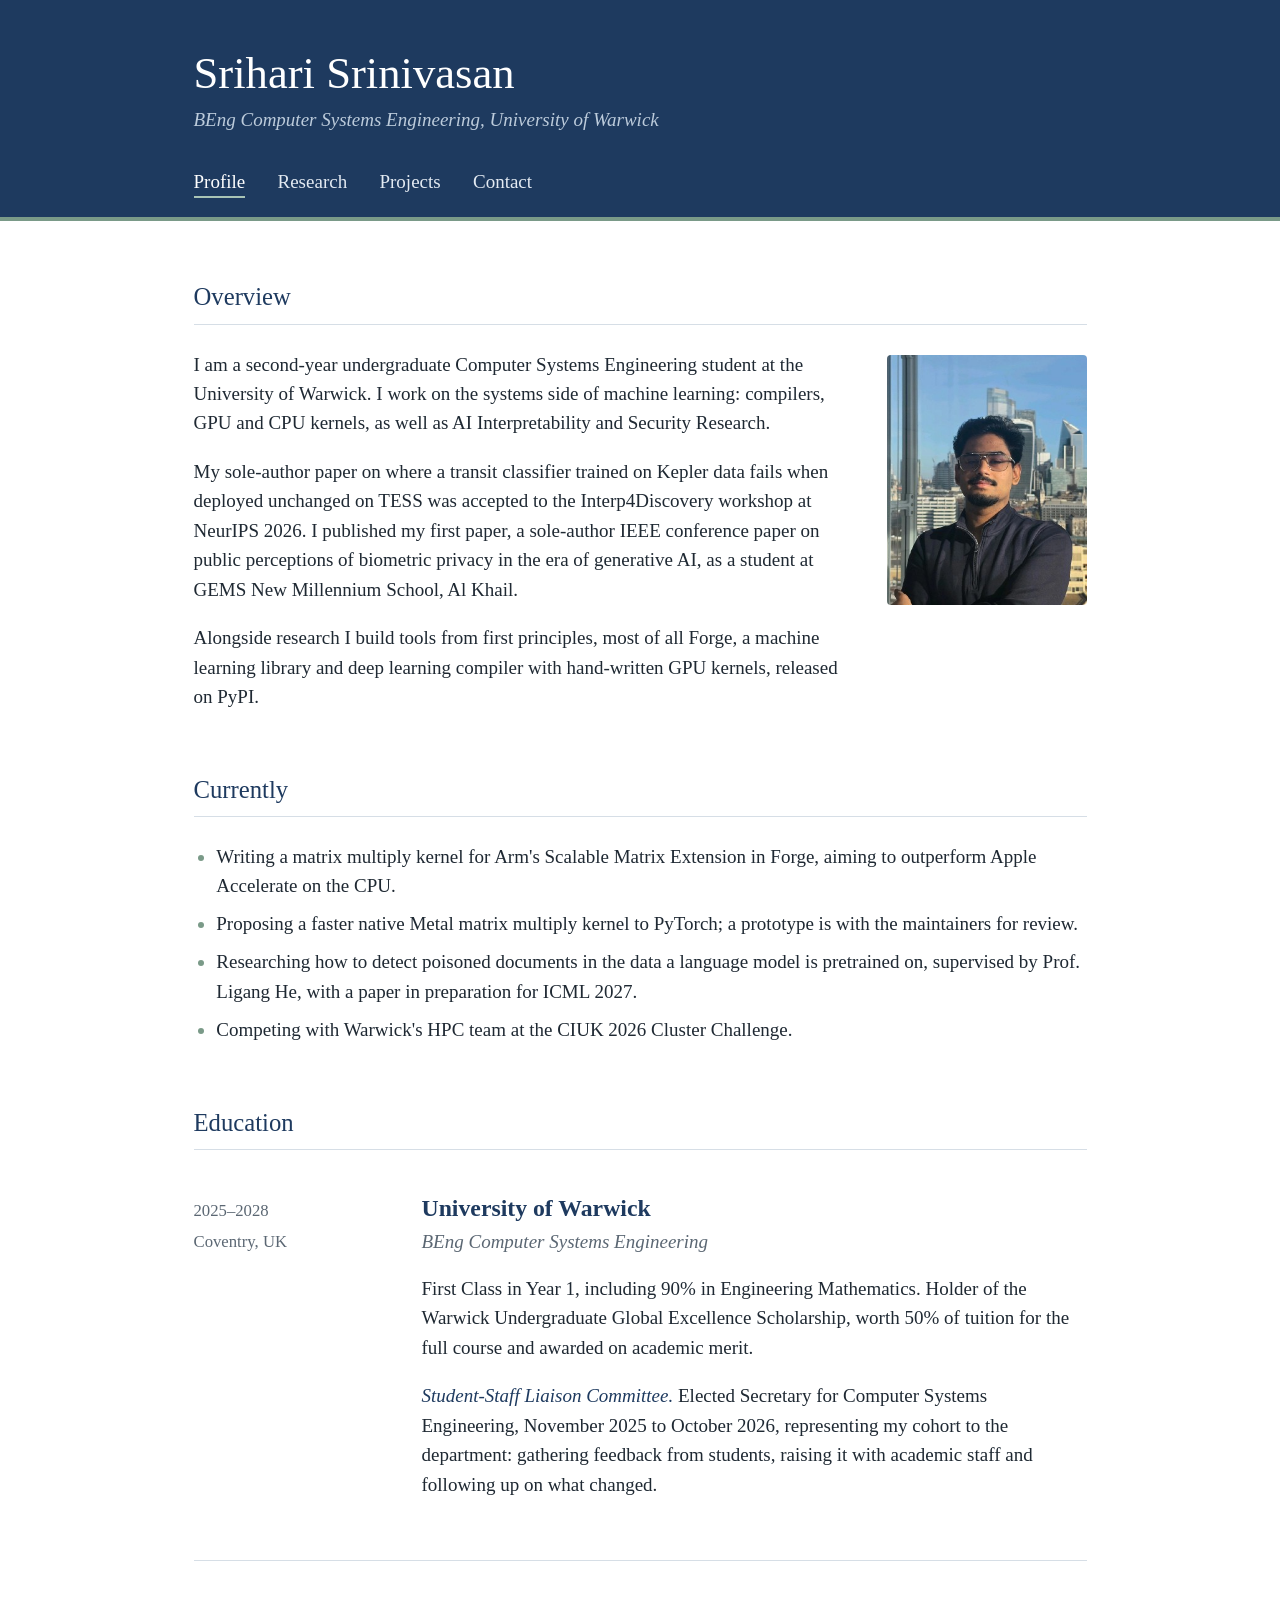
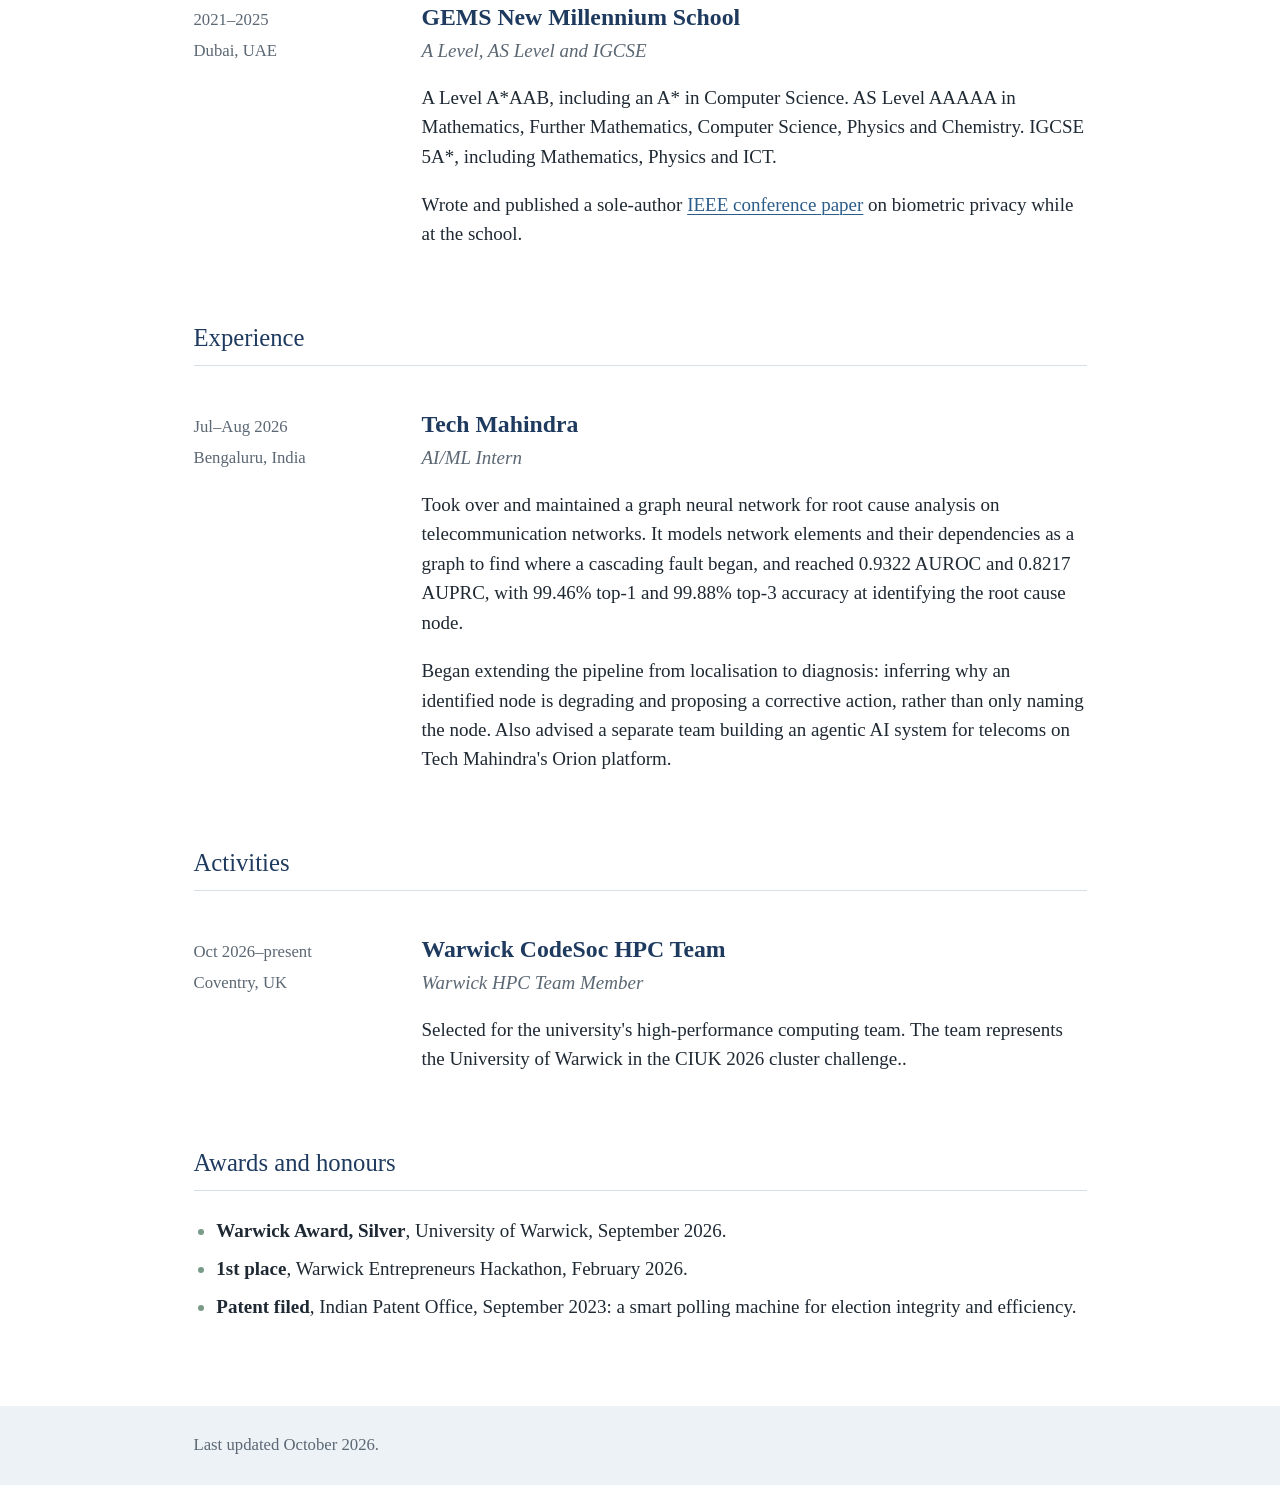
<file: index.html>
<!DOCTYPE html>
<!--
  index.html: the home page, showing the profile overview only.
  The other sections live on their own pages: research.html,
  projects.html and contact.html. All four share style.css.

  Facts checked on 4 October 2026 against Srihari's GitHub repositories,
  his CV and his own statements.
-->
<html lang="en-GB">
<head>
  <!-- Text is UTF-8, so characters like "–" display correctly -->
  <meta charset="utf-8">
  <!-- Fits the page to a phone's width instead of shrinking a desktop layout -->
  <meta name="viewport" content="width=device-width, initial-scale=1">
  <!-- Shown in the browser tab and in search results -->
  <title>Srihari Srinivasan</title>
  <!-- The summary search engines show under the title -->
  <meta name="description" content="Srihari Srinivasan, Computer Systems Engineering undergraduate at the University of Warwick. Machine learning systems, GPU kernels and compilers.">
  <!-- An empty icon, so browsers do not ask for a favicon file that does not exist -->
  <link rel="icon" href="data:,">
  <!-- The shared stylesheet -->
  <link rel="stylesheet" href="style.css">
</head>

<body>
  <!-- Lets keyboard users jump past the header straight to the content -->
  <a class="skip" href="#content">Skip to content</a>

  <!-- ================================================================
       HEADER BAND: name, degree and the menu of pages.
       On this page the name is the h1 (the page's main heading).
       ================================================================ -->
  <header class="masthead">
    <div class="wrap">
      <h1 class="site-name"><a href="index.html">Srihari Srinivasan</a></h1>
      <p class="affiliation">BEng Computer Systems Engineering, University of Warwick</p>
      <nav class="site-nav" aria-label="Pages">
        <ul>
          <!-- aria-current marks this as the page being viewed -->
          <li><a href="index.html" aria-current="page">Profile</a></li>
          <li><a href="research.html">Research</a></li>
          <li><a href="projects.html">Projects</a></li>
          <li><a href="contact.html">Contact</a></li>
        </ul>
      </nav>
    </div>
  </header>

  <main id="content" class="wrap">

    <!-- ==============================================================
         OVERVIEW
         ============================================================== -->
    <h2 class="section-title">Overview</h2>

    <!-- Text on the left, photo on the right (on phones the photo sits
         above the text). The photo is the file photo.jpg in the same
         folder as this page. If that file is missing, the "onerror" code
         removes the empty frame, and the text simply fills the full width. -->
    <div class="intro">
      <div class="intro-text">
        <p>I am a second-year undergraduate Computer Systems Engineering student at the University of Warwick. I work on the systems side of machine learning: compilers, GPU and CPU kernels, as well as AI Interpretability and Security Research.</p>

        <p>My sole-author paper on where a transit classifier trained on Kepler data fails when deployed unchanged on TESS was accepted to the Interp4Discovery workshop at NeurIPS 2026. I published my first paper, a sole-author IEEE conference paper on public perceptions of biometric privacy in the era of generative AI, as a student at GEMS New Millennium School, Al Khail.</p>

        <p>Alongside research I build tools from first principles, most of all Forge, a machine learning library and deep learning compiler with hand-written GPU kernels, released on PyPI.</p>
      </div>

      <figure class="portrait">
        <img src="photo.jpg" alt="Portrait of Srihari Srinivasan" width="400" height="500" onerror="this.parentElement.remove()">
      </figure>
    </div>

    <!-- ==============================================================
         CURRENTLY
         ============================================================== -->
    <h2 class="section-title">Currently</h2>

    <ul class="plain-list">
      <li>Writing a matrix multiply kernel for Arm's Scalable Matrix Extension in Forge, aiming to outperform Apple Accelerate on the CPU.</li>
      <li>Proposing a faster native Metal matrix multiply kernel to PyTorch; a prototype is with the maintainers for review.</li>
      <li>Researching how to detect poisoned documents in the data a language model is pretrained on, supervised by Prof. Ligang He, with a paper in preparation for ICML 2027.</li>
      <li>Competing with Warwick's HPC team at the CIUK 2026 Cluster Challenge.</li>
    </ul>

    <!-- ==============================================================
         EDUCATION
         Uses the two-column "entry" layout: facts on the left,
         description on the right.
         ============================================================== -->
    <h2 class="section-title">Education</h2>

    <article class="entry">
      <div class="entry-head">
        <h3 class="entry-title">University of Warwick</h3>
        <p class="entry-sub">BEng Computer Systems Engineering</p>
      </div>
      <div class="entry-meta">
        <p>2025–2028</p>
        <p>Coventry, UK</p>
      </div>
      <div class="entry-body">
        <p>First Class in Year 1, including 90% in Engineering Mathematics. Holder of the Warwick Undergraduate Global Excellence Scholarship, worth 50% of tuition for the full course and awarded on academic merit.</p>
        <p><span class="runin">Student-Staff Liaison Committee.</span> Elected Secretary for Computer Systems Engineering, November 2025 to October 2026, representing my cohort to the department: gathering feedback from students, raising it with academic staff and following up on what changed.</p>
      </div>
    </article>

    <!-- School. Grades as listed on Srihari's CV; the school is named on
         the IEEE paper's camera-ready manuscript. -->
    <article class="entry">
      <div class="entry-head">
        <h3 class="entry-title">GEMS New Millennium School</h3>
        <p class="entry-sub">A Level, AS Level and IGCSE</p>
      </div>
      <div class="entry-meta">
        <p>2021–2025</p>
        <p>Dubai, UAE</p>
      </div>
      <div class="entry-body">
        <p>A Level A*AAB, including an A* in Computer Science. AS Level AAAAA in Mathematics, Further Mathematics, Computer Science, Physics and Chemistry. IGCSE 5A*, including Mathematics, Physics and ICT.</p>
        <p>Wrote and published a sole-author <a href="research.html">IEEE conference paper</a> on biometric privacy while at the school.</p>
      </div>
    </article>

    <!-- ==============================================================
         EXPERIENCE
         ============================================================== -->
    <h2 class="section-title">Experience</h2>

    <article class="entry">
      <div class="entry-head">
        <h3 class="entry-title">Tech Mahindra</h3>
        <p class="entry-sub">AI/ML Intern</p>
      </div>
      <div class="entry-meta">
        <p>Jul–Aug 2026</p>
        <p>Bengaluru, India</p>
      </div>
      <div class="entry-body">
        <p>Took over and maintained a graph neural network for root cause analysis on telecommunication networks. It models network elements and their dependencies as a graph to find where a cascading fault began, and reached 0.9322 AUROC and 0.8217 AUPRC, with 99.46% top-1 and 99.88% top-3 accuracy at identifying the root cause node.</p>
        <p>Began extending the pipeline from localisation to diagnosis: inferring why an identified node is degrading and proposing a corrective action, rather than only naming the node. Also advised a separate team building an agentic AI system for telecoms on Tech Mahindra's Orion platform.</p>
      </div>
    </article>

    <!-- ==============================================================
         ACTIVITIES
         ============================================================== -->
    <h2 class="section-title">Activities</h2>

    <article class="entry">
      <div class="entry-head">
        <h3 class="entry-title">Warwick CodeSoc HPC Team</h3>
        <p class="entry-sub">Warwick HPC Team Member</p>
      </div>
      <div class="entry-meta">
        <p>Oct 2026–present</p>
        <p>Coventry, UK</p>
      </div>
      <div class="entry-body">
        <p>Selected for the university's high-performance computing team. The team represents the University of Warwick in the CIUK 2026 cluster challenge..</p>
      </div>
    </article>

    <!-- ==============================================================
         AWARDS AND HONOURS
         ============================================================== -->
    <h2 class="section-title">Awards and honours</h2>

    <ul class="plain-list">
      <li><strong>Warwick Award, Silver</strong>, University of Warwick, September 2026.</li>
      <li><strong>1st place</strong>, Warwick Entrepreneurs Hackathon, February 2026.</li>
      <li><strong>Patent filed</strong>, Indian Patent Office, September 2023: a smart polling machine for election integrity and efficiency.</li>
    </ul>

  </main>

  <!-- ================================================================
       FOOTER
       ================================================================ -->
  <footer class="site-footer">
    <div class="wrap">
      <p>Last updated October 2026.</p>
    </div>
  </footer>
</body>
</html>
</file>
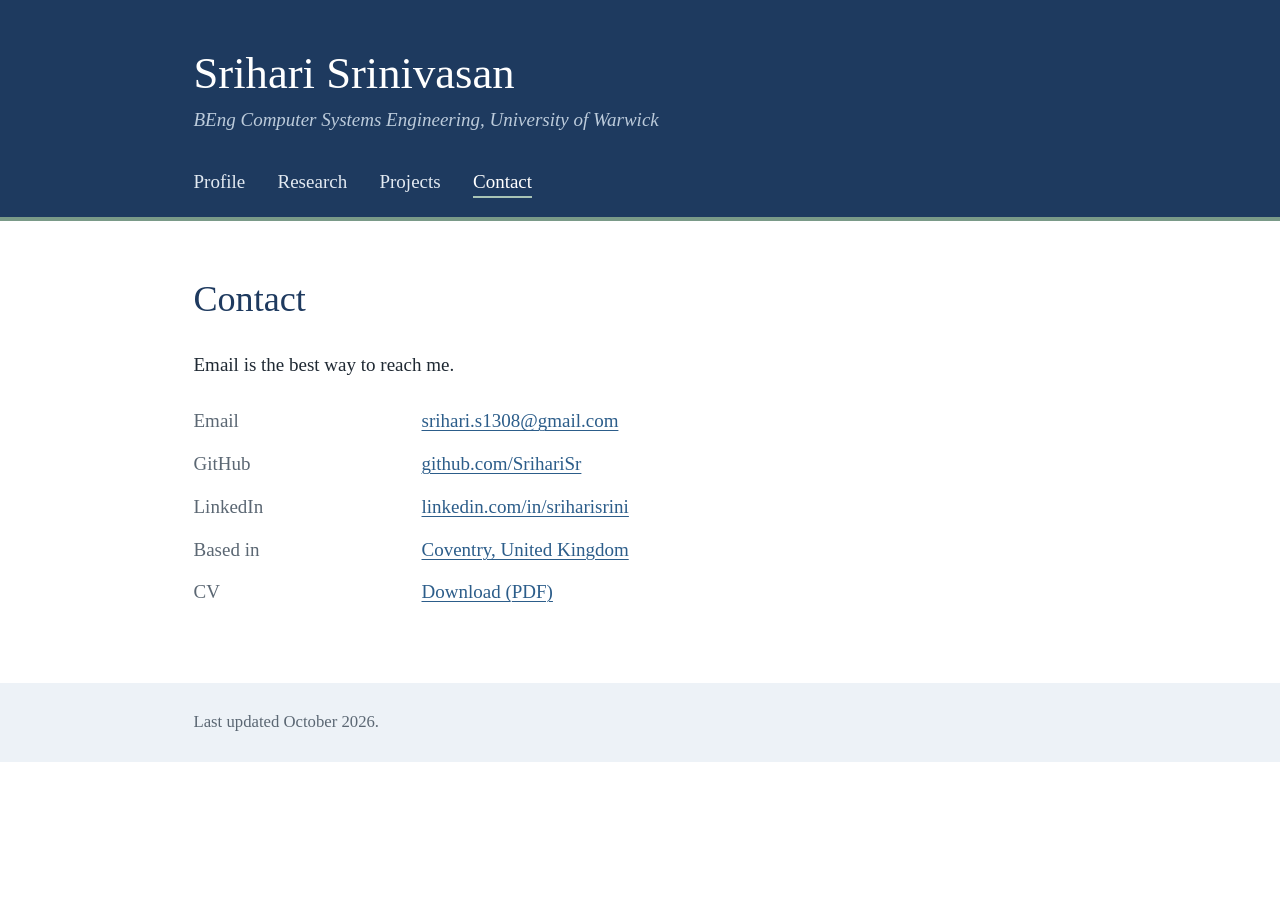
<file: contact.html>
<!DOCTYPE html>
<!--
  contact.html: how to reach Srihari.
  The phone number is left off on purpose, since this page is public.
-->
<html lang="en-GB">
<head>
  <meta charset="utf-8">
  <meta name="viewport" content="width=device-width, initial-scale=1">
  <title>Contact | Srihari Srinivasan</title>
  <meta name="description" content="How to contact Srihari Srinivasan.">
  <link rel="icon" href="data:,">
  <link rel="stylesheet" href="style.css">
</head>

<body>
  <a class="skip" href="#content">Skip to content</a>

  <header class="masthead">
    <div class="wrap">
      <p class="site-name"><a href="index.html">Srihari Srinivasan</a></p>
      <p class="affiliation">BEng Computer Systems Engineering, University of Warwick</p>
      <nav class="site-nav" aria-label="Pages">
        <ul>
          <li><a href="index.html">Profile</a></li>
          <li><a href="research.html">Research</a></li>
          <li><a href="projects.html">Projects</a></li>
          <li><a href="contact.html" aria-current="page">Contact</a></li>
        </ul>
      </nav>
    </div>
  </header>

  <main id="content" class="wrap">
    <h1 class="page-title">Contact</h1>

    <p>Email is the best way to reach me.</p>

    <!-- A description list: each <dt> is a label, each <dd> its detail.
         style.css lays them out as two columns on wide screens. -->
    <dl class="contact-list">
      <dt>Email</dt>
      <dd><a href="mailto:srihari.s1308@gmail.com">srihari.s1308@gmail.com</a></dd>

      <dt>GitHub</dt>
      <dd><a href="https://github.com/SrihariSr">github.com/SrihariSr</a></dd>

      <dt>LinkedIn</dt>
      <dd><a href="https://www.linkedin.com/in/sriharisrini/">linkedin.com/in/sriharisrini</a></dd>

      <dt>Based in</dt>
      <dd><a href="https://maps.app.goo.gl/2gncEa83M8vUKUHV8">Coventry, United Kingdom</a></dd>

      <dt>CV</dt>
      <dd><a href="cv.pdf">Download (PDF)</a></dd>
    </dl>
  </main>

  <footer class="site-footer">
    <div class="wrap">
      <p>Last updated October 2026.</p>
    </div>
  </footer>
</body>
</html>
</file>
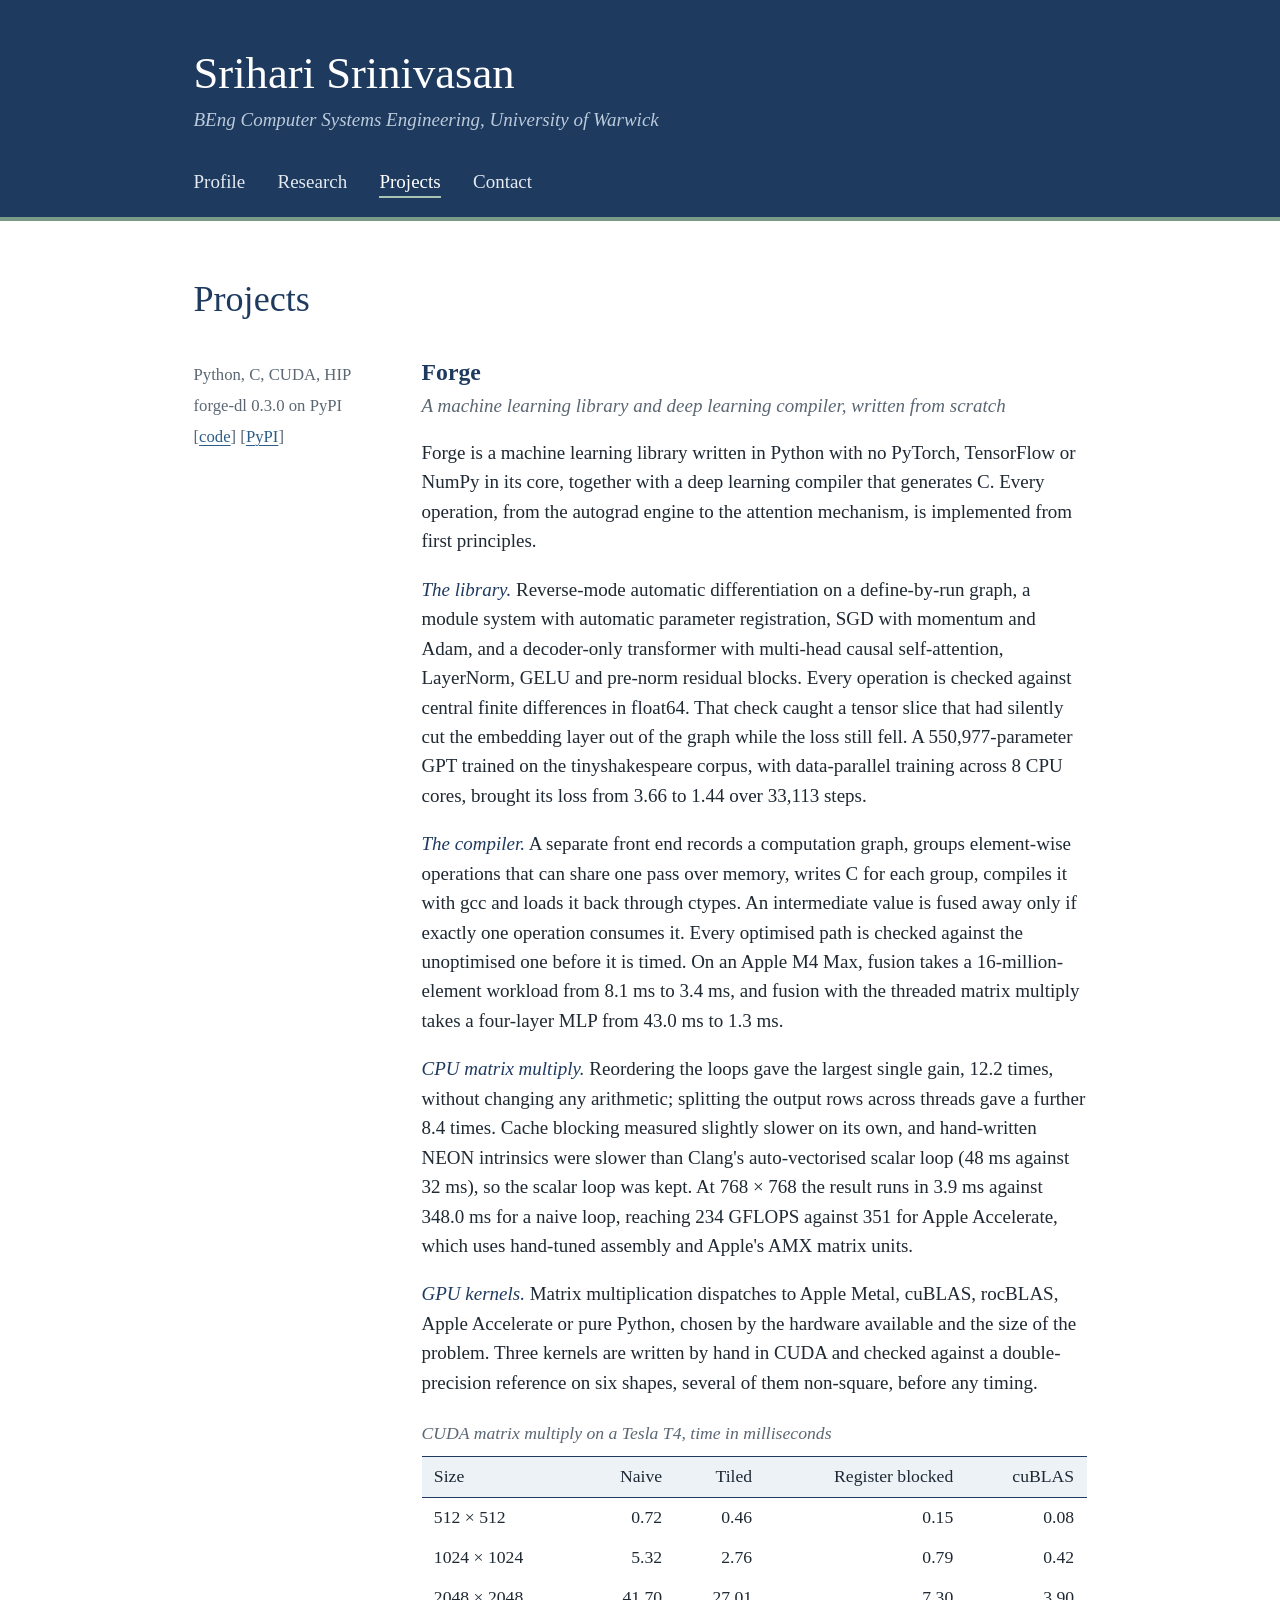
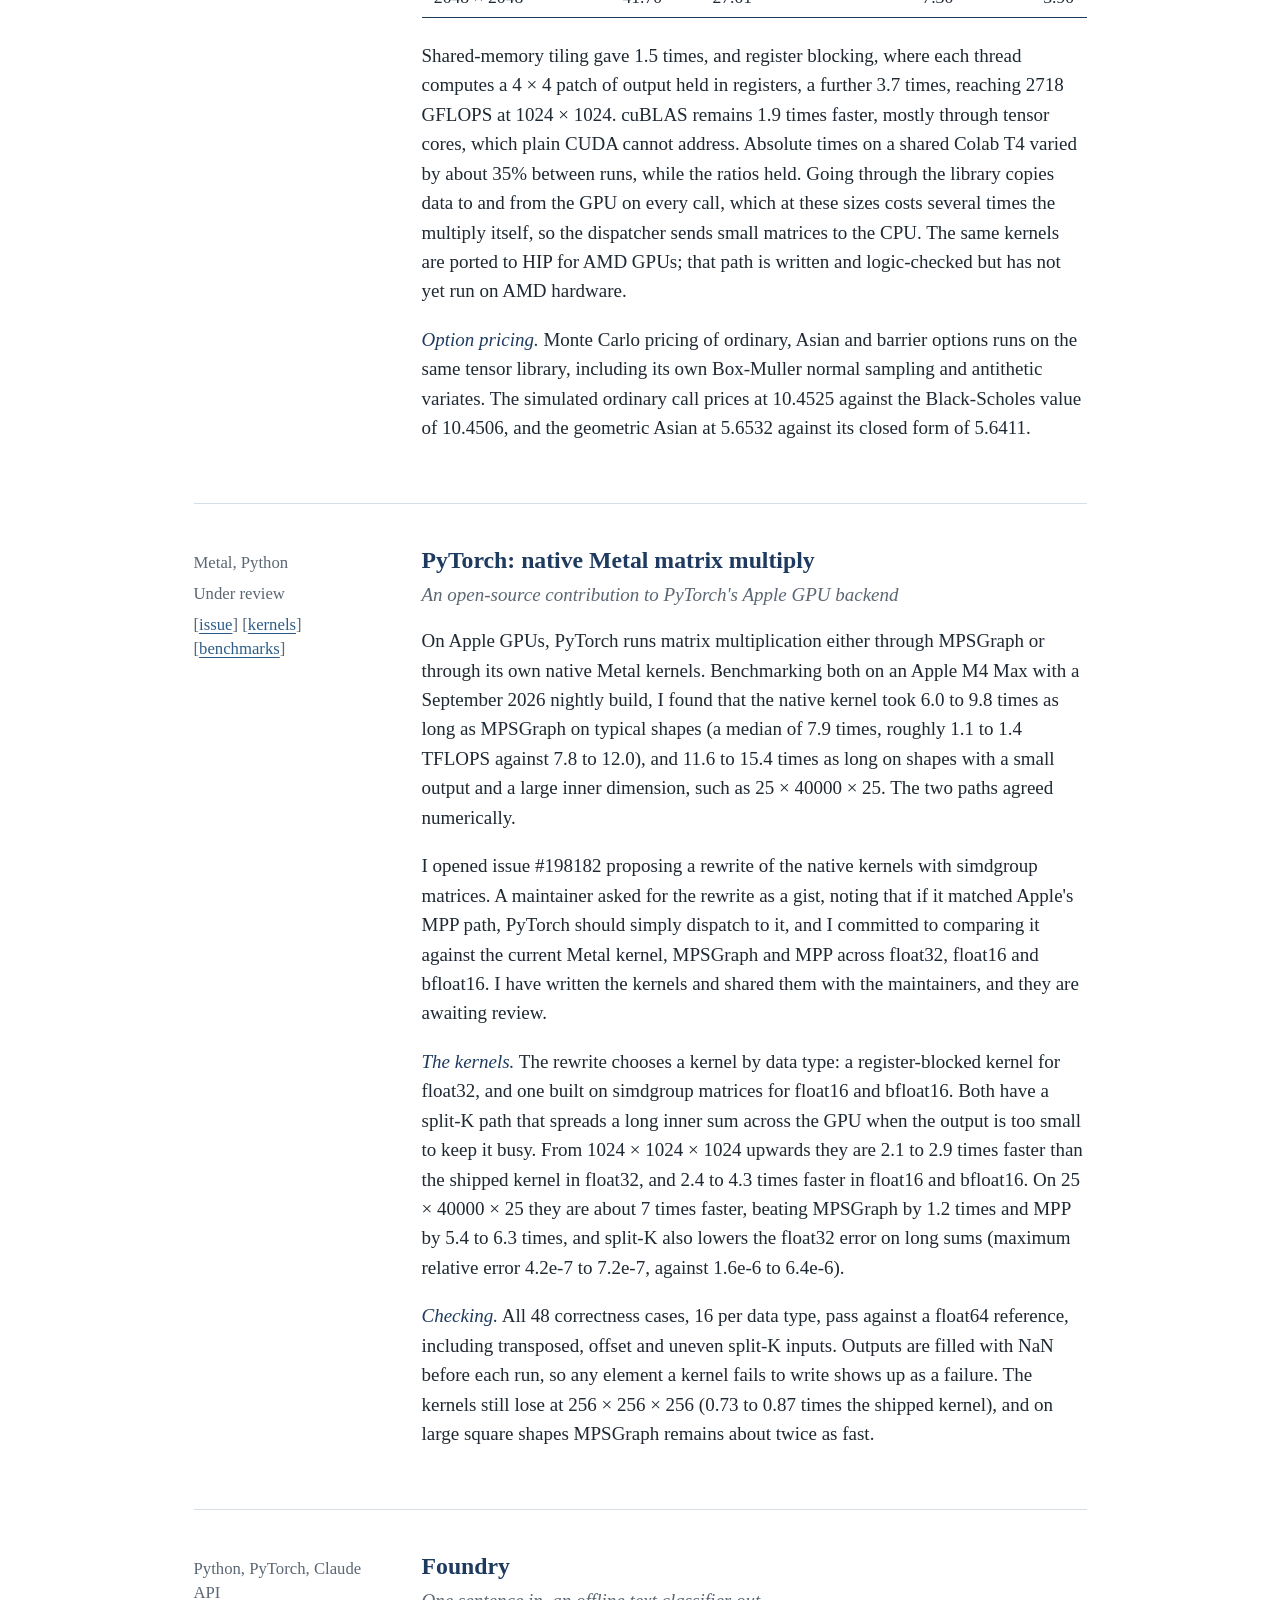
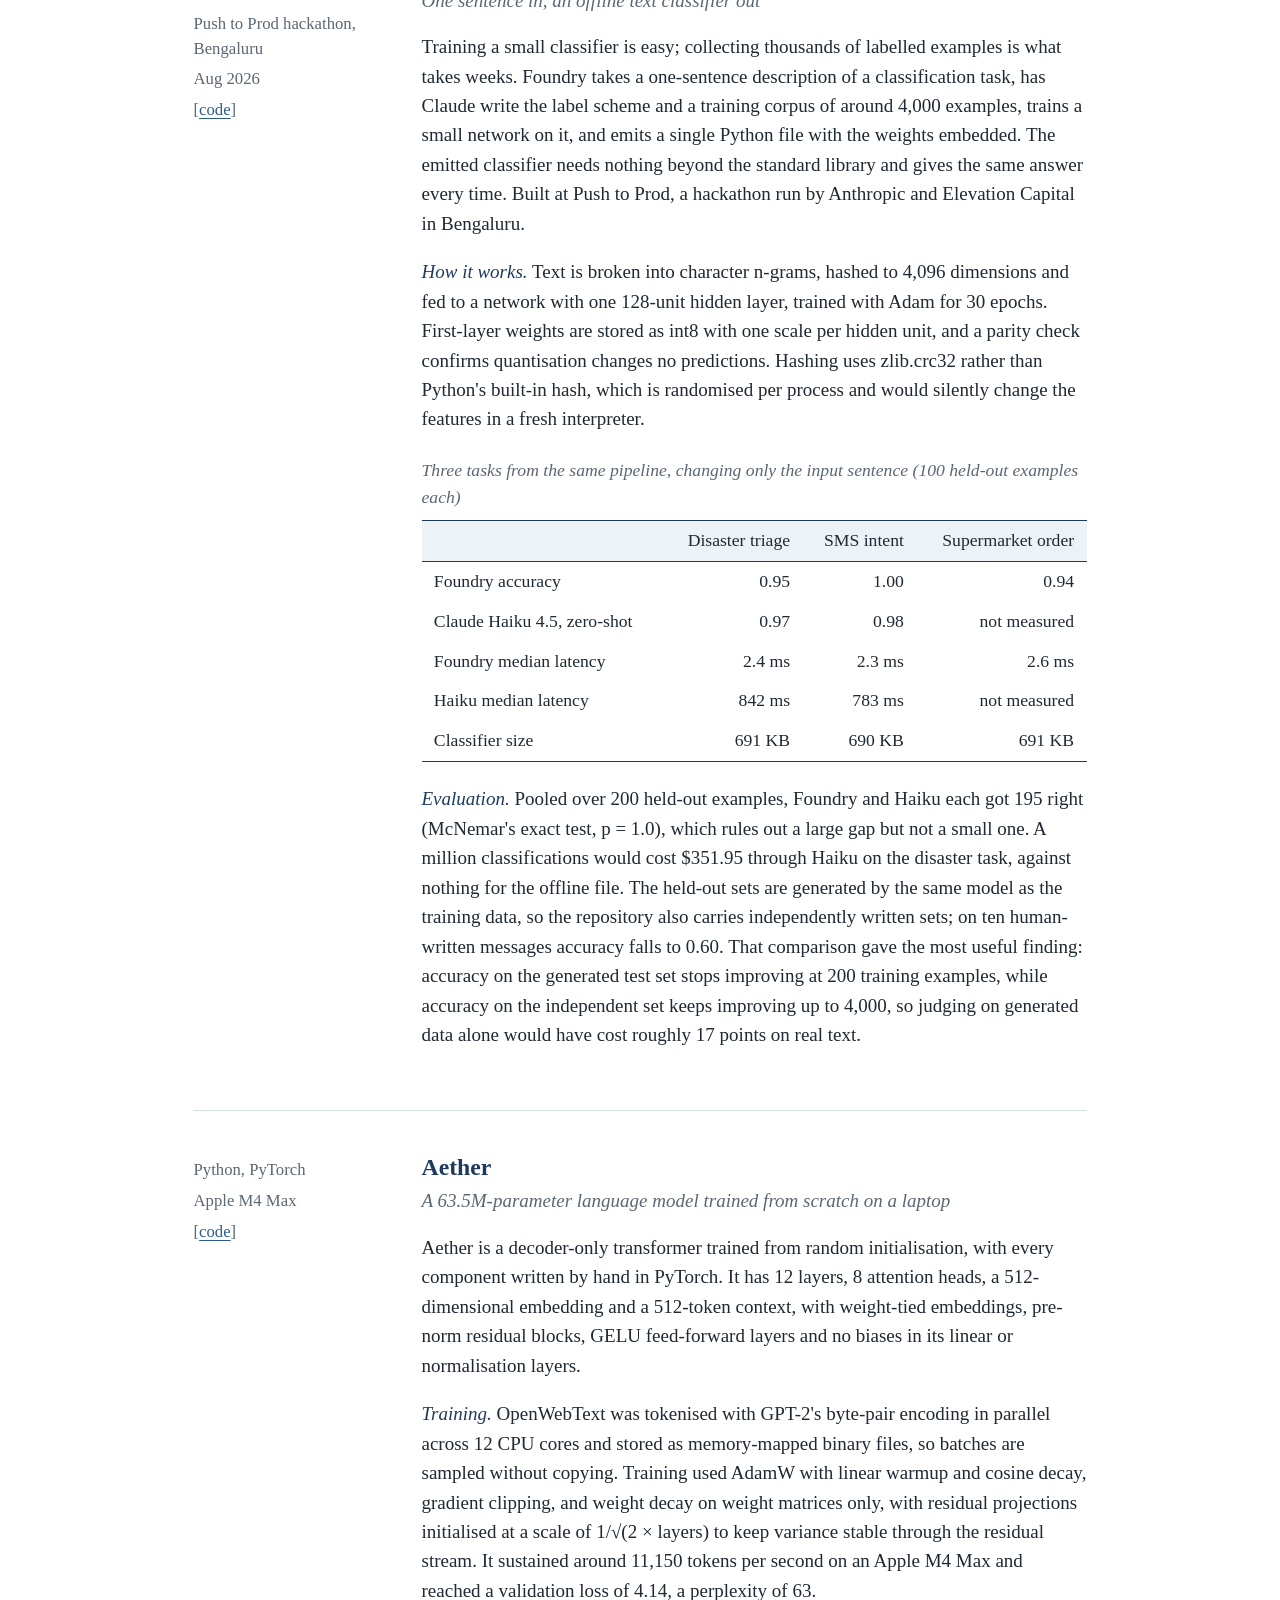
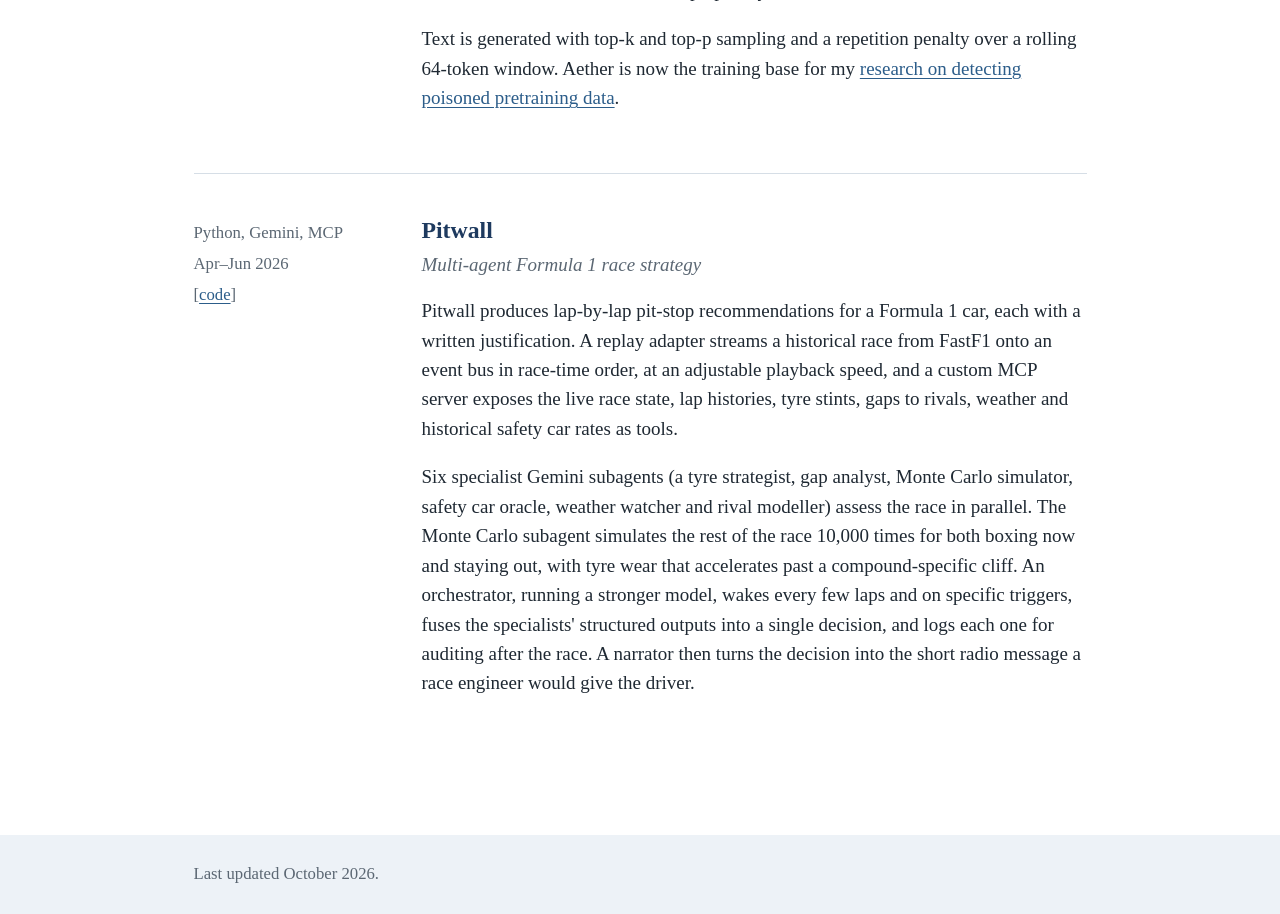
<file: projects.html>
<!DOCTYPE html>
<!--
  projects.html: detailed descriptions of each project.
  Every figure is copied from the project's own README, its source code,
  or (for PyTorch) Srihari's benchmarks and issue #198182. Checked
  4 October 2026. If a README changes, update the matching figure here.
-->
<html lang="en-GB">
<head>
  <meta charset="utf-8">
  <meta name="viewport" content="width=device-width, initial-scale=1">
  <title>Projects | Srihari Srinivasan</title>
  <meta name="description" content="Projects by Srihari Srinivasan: Forge, a PyTorch Metal kernel contribution, Foundry, Aether and Pitwall.">
  <link rel="icon" href="data:,">
  <link rel="stylesheet" href="style.css">
</head>

<body>
  <a class="skip" href="#content">Skip to content</a>

  <header class="masthead">
    <div class="wrap">
      <p class="site-name"><a href="index.html">Srihari Srinivasan</a></p>
      <p class="affiliation">BEng Computer Systems Engineering, University of Warwick</p>
      <nav class="site-nav" aria-label="Pages">
        <ul>
          <li><a href="index.html">Profile</a></li>
          <li><a href="research.html">Research</a></li>
          <li><a href="projects.html" aria-current="page">Projects</a></li>
          <li><a href="contact.html">Contact</a></li>
        </ul>
      </nav>
    </div>
  </header>

  <main id="content" class="wrap">
    <h1 class="page-title">Projects</h1>

    <!-- ================================================================
         FORGE
         Source: Forge README and PyPI (forge-dl 0.3.0)
         ================================================================ -->
    <article class="entry" id="forge">
      <div class="entry-head">
        <h2 class="entry-title">Forge</h2>
        <p class="entry-sub">A machine learning library and deep learning compiler, written from scratch</p>
      </div>

      <div class="entry-meta">
        <p>Python, C, CUDA, HIP</p>
        <p>forge-dl 0.3.0 on PyPI</p>
        <p>[<a href="https://github.com/SrihariSr/Forge">code</a>] [<a href="https://pypi.org/project/forge-dl/">PyPI</a>]</p>
      </div>

      <div class="entry-body">
        <p>Forge is a machine learning library written in Python with no PyTorch, TensorFlow or NumPy in its core, together with a deep learning compiler that generates C. Every operation, from the autograd engine to the attention mechanism, is implemented from first principles.</p>

        <p><span class="runin">The library.</span> Reverse-mode automatic differentiation on a define-by-run graph, a module system with automatic parameter registration, SGD with momentum and Adam, and a decoder-only transformer with multi-head causal self-attention, LayerNorm, GELU and pre-norm residual blocks. Every operation is checked against central finite differences in float64. That check caught a tensor slice that had silently cut the embedding layer out of the graph while the loss still fell. A 550,977-parameter GPT trained on the tinyshakespeare corpus, with data-parallel training across 8 CPU cores, brought its loss from 3.66 to 1.44 over 33,113 steps.</p>

        <p><span class="runin">The compiler.</span> A separate front end records a computation graph, groups element-wise operations that can share one pass over memory, writes C for each group, compiles it with gcc and loads it back through ctypes. An intermediate value is fused away only if exactly one operation consumes it. Every optimised path is checked against the unoptimised one before it is timed. On an Apple M4 Max, fusion takes a 16-million-element workload from 8.1 ms to 3.4 ms, and fusion with the threaded matrix multiply takes a four-layer MLP from 43.0 ms to 1.3 ms.</p>

        <p><span class="runin">CPU matrix multiply.</span> Reordering the loops gave the largest single gain, 12.2 times, without changing any arithmetic; splitting the output rows across threads gave a further 8.4 times. Cache blocking measured slightly slower on its own, and hand-written NEON intrinsics were slower than Clang's auto-vectorised scalar loop (48 ms against 32 ms), so the scalar loop was kept. At 768 × 768 the result runs in 3.9 ms against 348.0 ms for a naive loop, reaching 234 GFLOPS against 351 for Apple Accelerate, which uses hand-tuned assembly and Apple's AMX matrix units.</p>

        <p><span class="runin">GPU kernels.</span> Matrix multiplication dispatches to Apple Metal, cuBLAS, rocBLAS, Apple Accelerate or pure Python, chosen by the hardware available and the size of the problem. Three kernels are written by hand in CUDA and checked against a double-precision reference on six shapes, several of them non-square, before any timing.</p>

        <!-- Figures copied from the "CUDA kernels" table in the Forge README -->
        <div class="table-scroll">
          <table>
            <caption>CUDA matrix multiply on a Tesla T4, time in milliseconds</caption>
            <thead>
              <tr>
                <th scope="col">Size</th>
                <th scope="col">Naive</th>
                <th scope="col">Tiled</th>
                <th scope="col">Register blocked</th>
                <th scope="col">cuBLAS</th>
              </tr>
            </thead>
            <tbody>
              <tr><td>512 × 512</td><td>0.72</td><td>0.46</td><td>0.15</td><td>0.08</td></tr>
              <tr><td>1024 × 1024</td><td>5.32</td><td>2.76</td><td>0.79</td><td>0.42</td></tr>
              <tr><td>2048 × 2048</td><td>41.70</td><td>27.01</td><td>7.30</td><td>3.90</td></tr>
            </tbody>
          </table>
        </div>

        <p>Shared-memory tiling gave 1.5 times, and register blocking, where each thread computes a 4 × 4 patch of output held in registers, a further 3.7 times, reaching 2718 GFLOPS at 1024 × 1024. cuBLAS remains 1.9 times faster, mostly through tensor cores, which plain CUDA cannot address. Absolute times on a shared Colab T4 varied by about 35% between runs, while the ratios held. Going through the library copies data to and from the GPU on every call, which at these sizes costs several times the multiply itself, so the dispatcher sends small matrices to the CPU. The same kernels are ported to HIP for AMD GPUs; that path is written and logic-checked but has not yet run on AMD hardware.</p>

        <p><span class="runin">Option pricing.</span> Monte Carlo pricing of ordinary, Asian and barrier options runs on the same tensor library, including its own Box-Muller normal sampling and antithetic variates. The simulated ordinary call prices at 10.4525 against the Black-Scholes value of 10.4506, and the geometric Asian at 5.6532 against its closed form of 5.6411.</p>
      </div>
    </article>

    <!-- ================================================================
         PYTORCH CONTRIBUTION
         Source: Srihari's benchmarks (Sep 2026) and PyTorch issue #198182
         ================================================================ -->
    <article class="entry" id="pytorch">
      <div class="entry-head">
        <h2 class="entry-title">PyTorch: native Metal matrix multiply</h2>
        <p class="entry-sub">An open-source contribution to PyTorch's Apple GPU backend</p>
      </div>

      <div class="entry-meta">
        <p>Metal, Python</p>
        <p>Under review</p>
        <p>[<a href="https://github.com/pytorch/pytorch/issues/198182">issue</a>] [<a href="https://gist.github.com/SrihariSr/f8119cd70be1e4d4c9c8a0b5bf483edb">kernels</a>] [<a href="https://gist.github.com/SrihariSr/f012cea8afd73941932d6e9f0a10c4f3">benchmarks</a>]</p>
      </div>

      <div class="entry-body">
        <p>On Apple GPUs, PyTorch runs matrix multiplication either through MPSGraph or through its own native Metal kernels. Benchmarking both on an Apple M4 Max with a September 2026 nightly build, I found that the native kernel took 6.0 to 9.8 times as long as MPSGraph on typical shapes (a median of 7.9 times, roughly 1.1 to 1.4 TFLOPS against 7.8 to 12.0), and 11.6 to 15.4 times as long on shapes with a small output and a large inner dimension, such as 25 × 40000 × 25. The two paths agreed numerically.</p>

        <p>I opened issue #198182 proposing a rewrite of the native kernels with simdgroup matrices. A maintainer asked for the rewrite as a gist, noting that if it matched Apple's MPP path, PyTorch should simply dispatch to it, and I committed to comparing it against the current Metal kernel, MPSGraph and MPP across float32, float16 and bfloat16. I have written the kernels and shared them with the maintainers, and they are awaiting review.</p>

        <p><span class="runin">The kernels.</span> The rewrite chooses a kernel by data type: a register-blocked kernel for float32, and one built on simdgroup matrices for float16 and bfloat16. Both have a split-K path that spreads a long inner sum across the GPU when the output is too small to keep it busy. From 1024 &times; 1024 &times; 1024 upwards they are 2.1 to 2.9 times faster than the shipped kernel in float32, and 2.4 to 4.3 times faster in float16 and bfloat16. On 25 &times; 40000 &times; 25 they are about 7 times faster, beating MPSGraph by 1.2 times and MPP by 5.4 to 6.3 times, and split-K also lowers the float32 error on long sums (maximum relative error 4.2e-7 to 7.2e-7, against 1.6e-6 to 6.4e-6).</p>

        <p><span class="runin">Checking.</span> All 48 correctness cases, 16 per data type, pass against a float64 reference, including transposed, offset and uneven split-K inputs. Outputs are filled with NaN before each run, so any element a kernel fails to write shows up as a failure. The kernels still lose at 256 &times; 256 &times; 256 (0.73 to 0.87 times the shipped kernel), and on large square shapes MPSGraph remains about twice as fast.</p>
      </div>
    </article>

    <!-- ================================================================
         FOUNDRY
         Source: Foundry README
         ================================================================ -->
    <article class="entry" id="foundry">
      <div class="entry-head">
        <h2 class="entry-title">Foundry</h2>
        <p class="entry-sub">One sentence in, an offline text classifier out</p>
      </div>

      <div class="entry-meta">
        <p>Python, PyTorch, Claude API</p>
        <p>Push to Prod hackathon, Bengaluru</p>
        <p>Aug 2026</p>
        <p>[<a href="https://github.com/SrihariSr/Foundry">code</a>]</p>
      </div>

      <div class="entry-body">
        <p>Training a small classifier is easy; collecting thousands of labelled examples is what takes weeks. Foundry takes a one-sentence description of a classification task, has Claude write the label scheme and a training corpus of around 4,000 examples, trains a small network on it, and emits a single Python file with the weights embedded. The emitted classifier needs nothing beyond the standard library and gives the same answer every time. Built at Push to Prod, a hackathon run by Anthropic and Elevation Capital in Bengaluru.</p>

        <p><span class="runin">How it works.</span> Text is broken into character n-grams, hashed to 4,096 dimensions and fed to a network with one 128-unit hidden layer, trained with Adam for 30 epochs. First-layer weights are stored as int8 with one scale per hidden unit, and a parity check confirms quantisation changes no predictions. Hashing uses zlib.crc32 rather than Python's built-in hash, which is randomised per process and would silently change the features in a fresh interpreter.</p>

        <!-- Figures copied from the Results table in the Foundry README -->
        <div class="table-scroll">
          <table>
            <caption>Three tasks from the same pipeline, changing only the input sentence (100 held-out examples each)</caption>
            <thead>
              <tr>
                <th scope="col"></th>
                <th scope="col">Disaster triage</th>
                <th scope="col">SMS intent</th>
                <th scope="col">Supermarket order</th>
              </tr>
            </thead>
            <tbody>
              <tr><td>Foundry accuracy</td><td>0.95</td><td>1.00</td><td>0.94</td></tr>
              <tr><td>Claude Haiku 4.5, zero-shot</td><td>0.97</td><td>0.98</td><td>not measured</td></tr>
              <tr><td>Foundry median latency</td><td>2.4 ms</td><td>2.3 ms</td><td>2.6 ms</td></tr>
              <tr><td>Haiku median latency</td><td>842 ms</td><td>783 ms</td><td>not measured</td></tr>
              <tr><td>Classifier size</td><td>691 KB</td><td>690 KB</td><td>691 KB</td></tr>
            </tbody>
          </table>
        </div>

        <p><span class="runin">Evaluation.</span> Pooled over 200 held-out examples, Foundry and Haiku each got 195 right (McNemar's exact test, p = 1.0), which rules out a large gap but not a small one. A million classifications would cost $351.95 through Haiku on the disaster task, against nothing for the offline file. The held-out sets are generated by the same model as the training data, so the repository also carries independently written sets; on ten human-written messages accuracy falls to 0.60. That comparison gave the most useful finding: accuracy on the generated test set stops improving at 200 training examples, while accuracy on the independent set keeps improving up to 4,000, so judging on generated data alone would have cost roughly 17 points on real text.</p>
      </div>
    </article>

    <!-- ================================================================
         AETHER
         Source: Aether README and model/config.py (aether_medium)
         ================================================================ -->
    <article class="entry" id="aether">
      <div class="entry-head">
        <h2 class="entry-title">Aether</h2>
        <p class="entry-sub">A 63.5M-parameter language model trained from scratch on a laptop</p>
      </div>

      <div class="entry-meta">
        <p>Python, PyTorch</p>
        <p>Apple M4 Max</p>
        <p>[<a href="https://github.com/SrihariSr/Aether">code</a>]</p>
      </div>

      <div class="entry-body">
        <p>Aether is a decoder-only transformer trained from random initialisation, with every component written by hand in PyTorch. It has 12 layers, 8 attention heads, a 512-dimensional embedding and a 512-token context, with weight-tied embeddings, pre-norm residual blocks, GELU feed-forward layers and no biases in its linear or normalisation layers.</p>

        <p><span class="runin">Training.</span> OpenWebText was tokenised with GPT-2's byte-pair encoding in parallel across 12 CPU cores and stored as memory-mapped binary files, so batches are sampled without copying. Training used AdamW with linear warmup and cosine decay, gradient clipping, and weight decay on weight matrices only, with residual projections initialised at a scale of 1/√(2 × layers) to keep variance stable through the residual stream. It sustained around 11,150 tokens per second on an Apple M4 Max and reached a validation loss of 4.14, a perplexity of 63.</p>

        <p>Text is generated with top-k and top-p sampling and a repetition penalty over a rolling 64-token window. Aether is now the training base for my <a href="research.html">research on detecting poisoned pretraining data</a>.</p>
      </div>
    </article>

    <!-- ================================================================
         PITWALL
         Source: repository description and source code (agents/,
         feed_adapter/, mcp_server/). The repository README is empty.
         ================================================================ -->
    <article class="entry" id="pitwall">
      <div class="entry-head">
        <h2 class="entry-title">Pitwall</h2>
        <p class="entry-sub">Multi-agent Formula 1 race strategy</p>
      </div>

      <div class="entry-meta">
        <p>Python, Gemini, MCP</p>
        <p>Apr–Jun 2026</p>
        <p>[<a href="https://github.com/SrihariSr/Pitwall">code</a>]</p>
      </div>

      <div class="entry-body">
        <p>Pitwall produces lap-by-lap pit-stop recommendations for a Formula 1 car, each with a written justification. A replay adapter streams a historical race from FastF1 onto an event bus in race-time order, at an adjustable playback speed, and a custom MCP server exposes the live race state, lap histories, tyre stints, gaps to rivals, weather and historical safety car rates as tools.</p>

        <p>Six specialist Gemini subagents (a tyre strategist, gap analyst, Monte Carlo simulator, safety car oracle, weather watcher and rival modeller) assess the race in parallel. The Monte Carlo subagent simulates the rest of the race 10,000 times for both boxing now and staying out, with tyre wear that accelerates past a compound-specific cliff. An orchestrator, running a stronger model, wakes every few laps and on specific triggers, fuses the specialists' structured outputs into a single decision, and logs each one for auditing after the race. A narrator then turns the decision into the short radio message a race engineer would give the driver.</p>
      </div>
    </article>

  </main>

  <footer class="site-footer">
    <div class="wrap">
      <p>Last updated October 2026.</p>
    </div>
  </footer>
</body>
</html>
</file>
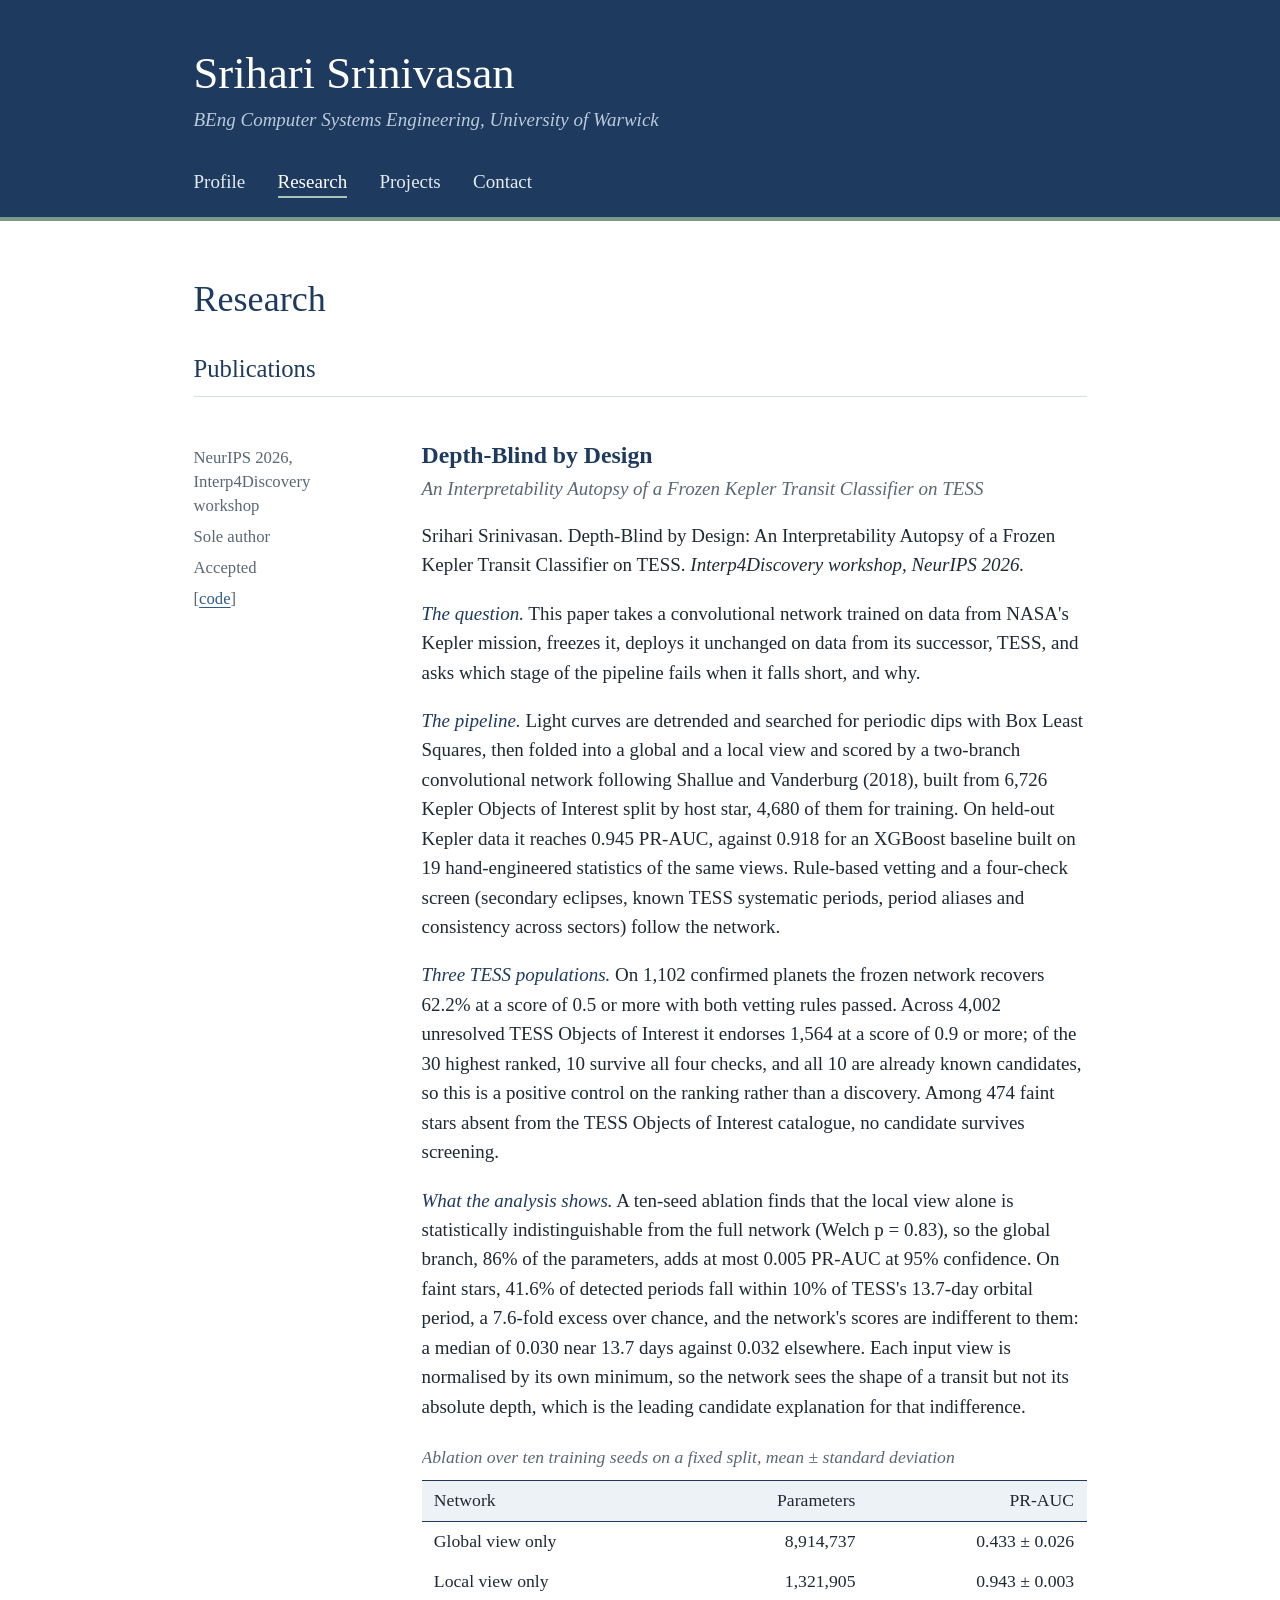
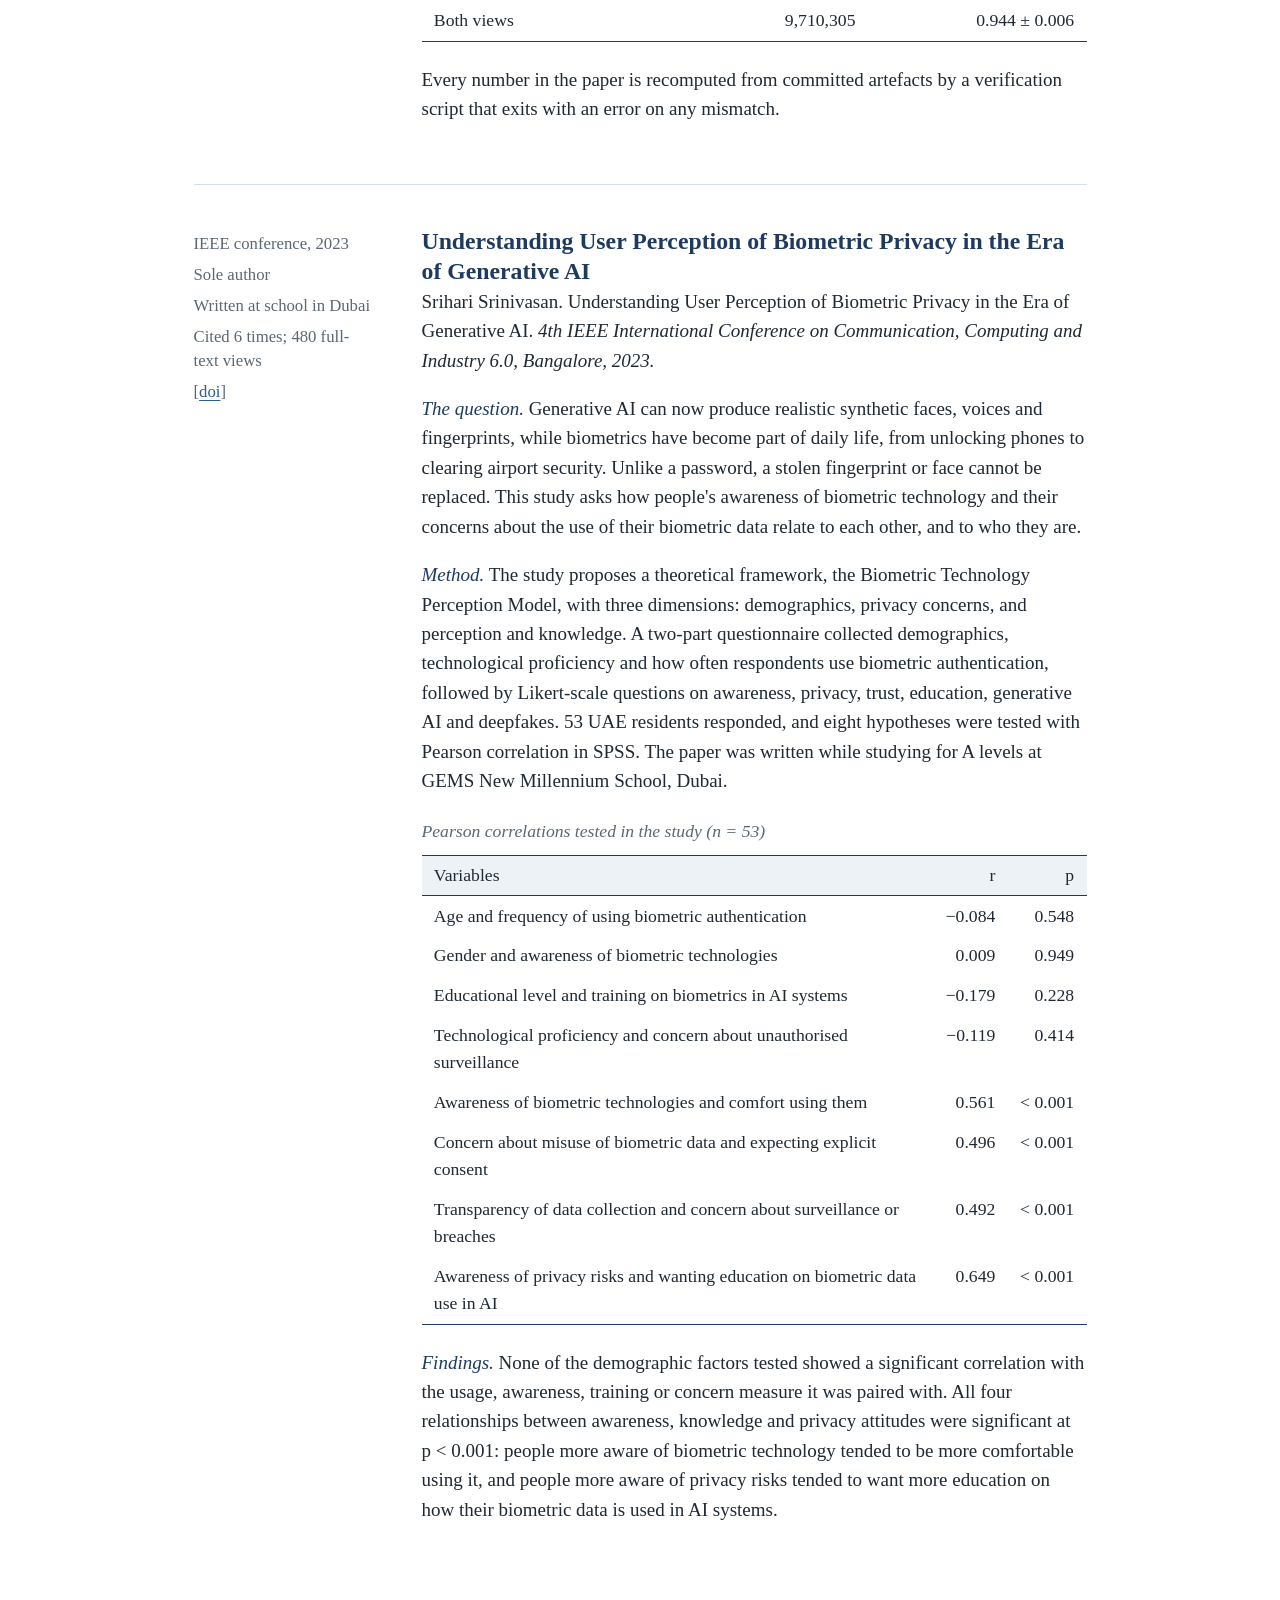
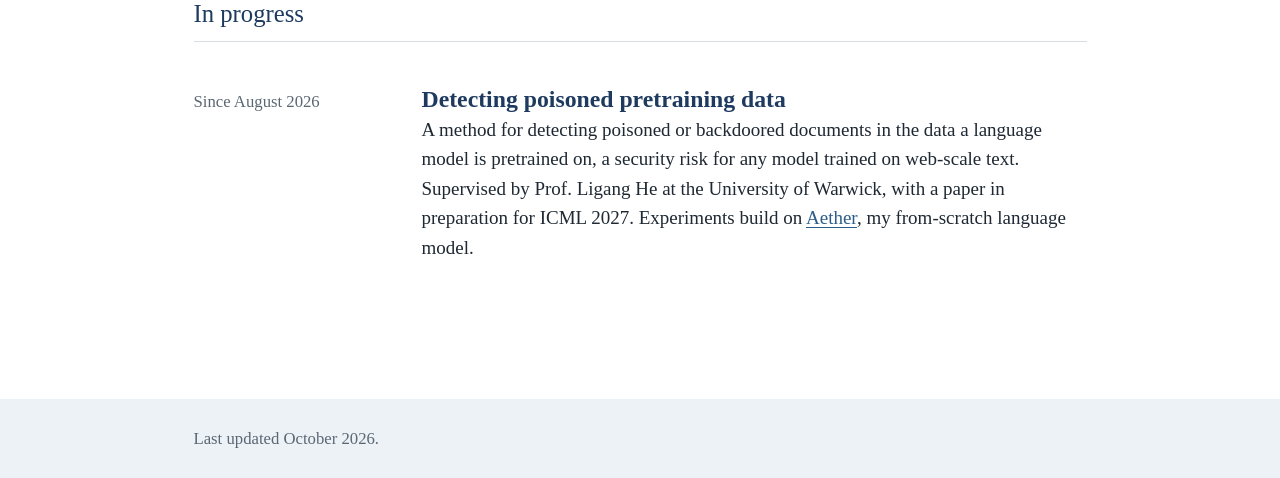
<file: research.html>
<!DOCTYPE html>
<!--
  research.html: publications and research in progress.
  NeurIPS figures come from the Stellaris README (github.com/SrihariSr/Stellaris),
  which the paper is built on. Checked 4 October 2026.
-->
<html lang="en-GB">
<head>
  <meta charset="utf-8">
  <meta name="viewport" content="width=device-width, initial-scale=1">
  <title>Research | Srihari Srinivasan</title>
  <meta name="description" content="Publications and research in progress by Srihari Srinivasan.">
  <link rel="icon" href="data:,">
  <link rel="stylesheet" href="style.css">
</head>

<body>
  <a class="skip" href="#content">Skip to content</a>

  <!-- HEADER BAND. On this page the name is a paragraph, because the
       page's own title ("Research") is the h1 further down. -->
  <header class="masthead">
    <div class="wrap">
      <p class="site-name"><a href="index.html">Srihari Srinivasan</a></p>
      <p class="affiliation">BEng Computer Systems Engineering, University of Warwick</p>
      <nav class="site-nav" aria-label="Pages">
        <ul>
          <li><a href="index.html">Profile</a></li>
          <li><a href="research.html" aria-current="page">Research</a></li>
          <li><a href="projects.html">Projects</a></li>
          <li><a href="contact.html">Contact</a></li>
        </ul>
      </nav>
    </div>
  </header>

  <main id="content" class="wrap">
    <h1 class="page-title">Research</h1>

    <!-- ==============================================================
         PUBLICATIONS
         ============================================================== -->
    <h2 class="section-title">Publications</h2>

    <!-- ---------------------- NeurIPS 2026 workshop ---------------------- -->
    <article class="entry">
      <div class="entry-head">
        <h3 class="entry-title">Depth-Blind by Design</h3>
        <p class="entry-sub">An Interpretability Autopsy of a Frozen Kepler Transit Classifier on TESS</p>
      </div>

      <div class="entry-meta">
        <p>NeurIPS 2026, Interp4Discovery workshop</p>
        <p>Sole author</p>
        <p>Accepted</p>
        <!-- Add a [paper] link here once the camera-ready version is public -->
        <p>[<a href="https://github.com/SrihariSr/Stellaris">code</a>]</p>
      </div>

      <div class="entry-body">
        <p class="cite">Srihari Srinivasan. Depth-Blind by Design: An Interpretability Autopsy of a Frozen Kepler Transit Classifier on TESS. <i>Interp4Discovery workshop, NeurIPS 2026.</i></p>

        <p><span class="runin">The question.</span> This paper takes a convolutional network trained on data from NASA's Kepler mission, freezes it, deploys it unchanged on data from its successor, TESS, and asks which stage of the pipeline fails when it falls short, and why.</p>

        <p><span class="runin">The pipeline.</span> Light curves are detrended and searched for periodic dips with Box Least Squares, then folded into a global and a local view and scored by a two-branch convolutional network following Shallue and Vanderburg (2018), built from 6,726 Kepler Objects of Interest split by host star, 4,680 of them for training. On held-out Kepler data it reaches 0.945 PR-AUC, against 0.918 for an XGBoost baseline built on 19 hand-engineered statistics of the same views. Rule-based vetting and a four-check screen (secondary eclipses, known TESS systematic periods, period aliases and consistency across sectors) follow the network.</p>

        <p><span class="runin">Three TESS populations.</span> On 1,102 confirmed planets the frozen network recovers 62.2% at a score of 0.5 or more with both vetting rules passed. Across 4,002 unresolved TESS Objects of Interest it endorses 1,564 at a score of 0.9 or more; of the 30 highest ranked, 10 survive all four checks, and all 10 are already known candidates, so this is a positive control on the ranking rather than a discovery. Among 474 faint stars absent from the TESS Objects of Interest catalogue, no candidate survives screening.</p>

        <p><span class="runin">What the analysis shows.</span> A ten-seed ablation finds that the local view alone is statistically indistinguishable from the full network (Welch p = 0.83), so the global branch, 86% of the parameters, adds at most 0.005 PR-AUC at 95% confidence. On faint stars, 41.6% of detected periods fall within 10% of TESS's 13.7-day orbital period, a 7.6-fold excess over chance, and the network's scores are indifferent to them: a median of 0.030 near 13.7 days against 0.032 elsewhere. Each input view is normalised by its own minimum, so the network sees the shape of a transit but not its absolute depth, which is the leading candidate explanation for that indifference.</p>

        <!-- Figures copied from the ablation table in the Stellaris README -->
        <div class="table-scroll">
          <table>
            <caption>Ablation over ten training seeds on a fixed split, mean ± standard deviation</caption>
            <thead>
              <tr>
                <th scope="col">Network</th>
                <th scope="col">Parameters</th>
                <th scope="col">PR-AUC</th>
              </tr>
            </thead>
            <tbody>
              <tr><td>Global view only</td><td>8,914,737</td><td>0.433 ± 0.026</td></tr>
              <tr><td>Local view only</td><td>1,321,905</td><td>0.943 ± 0.003</td></tr>
              <tr><td>Both views</td><td>9,710,305</td><td>0.944 ± 0.006</td></tr>
            </tbody>
          </table>
        </div>

        <p>Every number in the paper is recomputed from committed artefacts by a verification script that exits with an error on any mismatch.</p>
      </div>
    </article>

    <!-- ------------------------ IEEE paper, 2023 ------------------------ -->
    <!-- Details checked against the camera-ready manuscript (Paper ID 214).
         Venue and DOI from the published record. Linked through the DOI
         rather than the IEEE Xplore author page, which is currently
         attached to a different author's profile. -->
    <article class="entry">
      <div class="entry-head">
        <h3 class="entry-title">Understanding User Perception of Biometric Privacy in the Era of Generative AI</h3>
      </div>

      <div class="entry-meta">
        <p>IEEE conference, 2023</p>
        <p>Sole author</p>
        <p>Written at school in Dubai</p>
        <p>Cited 6 times; 480 full-text views</p>
        <p>[<a href="https://doi.org/10.1109/C2I659362.2023.10430931">doi</a>]</p>
      </div>

      <div class="entry-body">
        <p class="cite">Srihari Srinivasan. Understanding User Perception of Biometric Privacy in the Era of Generative AI. <i>4th IEEE International Conference on Communication, Computing and Industry 6.0, Bangalore, 2023.</i></p>

        <p><span class="runin">The question.</span> Generative AI can now produce realistic synthetic faces, voices and fingerprints, while biometrics have become part of daily life, from unlocking phones to clearing airport security. Unlike a password, a stolen fingerprint or face cannot be replaced. This study asks how people's awareness of biometric technology and their concerns about the use of their biometric data relate to each other, and to who they are.</p>

        <p><span class="runin">Method.</span> The study proposes a theoretical framework, the Biometric Technology Perception Model, with three dimensions: demographics, privacy concerns, and perception and knowledge. A two-part questionnaire collected demographics, technological proficiency and how often respondents use biometric authentication, followed by Likert-scale questions on awareness, privacy, trust, education, generative AI and deepfakes. 53 UAE residents responded, and eight hypotheses were tested with Pearson correlation in SPSS. The paper was written while studying for A levels at GEMS New Millennium School, Dubai.</p>

        <!-- Figures copied from Tables 1 to 8 of the paper -->
        <div class="table-scroll">
          <table>
            <caption>Pearson correlations tested in the study (n = 53)</caption>
            <thead>
              <tr>
                <th scope="col">Variables</th>
                <th scope="col">r</th>
                <th scope="col">p</th>
              </tr>
            </thead>
            <tbody>
              <tr><td>Age and frequency of using biometric authentication</td><td>−0.084</td><td>0.548</td></tr>
              <tr><td>Gender and awareness of biometric technologies</td><td>0.009</td><td>0.949</td></tr>
              <tr><td>Educational level and training on biometrics in AI systems</td><td>−0.179</td><td>0.228</td></tr>
              <tr><td>Technological proficiency and concern about unauthorised surveillance</td><td>−0.119</td><td>0.414</td></tr>
              <tr><td>Awareness of biometric technologies and comfort using them</td><td>0.561</td><td>&lt;&nbsp;0.001</td></tr>
              <tr><td>Concern about misuse of biometric data and expecting explicit consent</td><td>0.496</td><td>&lt;&nbsp;0.001</td></tr>
              <tr><td>Transparency of data collection and concern about surveillance or breaches</td><td>0.492</td><td>&lt;&nbsp;0.001</td></tr>
              <tr><td>Awareness of privacy risks and wanting education on biometric data use in AI</td><td>0.649</td><td>&lt;&nbsp;0.001</td></tr>
            </tbody>
          </table>
        </div>

        <p><span class="runin">Findings.</span> None of the demographic factors tested showed a significant correlation with the usage, awareness, training or concern measure it was paired with. All four relationships between awareness, knowledge and privacy attitudes were significant at p&nbsp;&lt;&nbsp;0.001: people more aware of biometric technology tended to be more comfortable using it, and people more aware of privacy risks tended to want more education on how their biometric data is used in AI systems.</p>
      </div>
    </article>

    <!-- ==============================================================
         IN PROGRESS
         Kept brief on purpose: the method is not described in detail
         before it is published.
         ============================================================== -->
    <h2 class="section-title">In progress</h2>

    <article class="entry">
      <div class="entry-head">
        <h3 class="entry-title">Detecting poisoned pretraining data</h3>
      </div>

      <div class="entry-meta">
        <p>Since August 2026</p>
      </div>

      <div class="entry-body">
        <p>A method for detecting poisoned or backdoored documents in the data a language model is pretrained on, a security risk for any model trained on web-scale text. Supervised by Prof. Ligang He at the University of Warwick, with a paper in preparation for ICML 2027. Experiments build on <a href="projects.html#aether">Aether</a>, my from-scratch language model.</p>
      </div>
    </article>

  </main>

  <footer class="site-footer">
    <div class="wrap">
      <p>Last updated October 2026.</p>
    </div>
  </footer>
</body>
</html>
</file>
<file: style.css>
/* ======================================================================
   style.css
   One stylesheet shared by every page, so a change here applies to the
   whole site. Each HTML page loads it with:
       <link rel="stylesheet" href="style.css">
   ====================================================================== */


/* ----------------------------------------------------------------------
   COLOURS
   A calm palette of slate navy, soft mist and a muted sage green.
   Defined once here as variables and reused everywhere below.
   ---------------------------------------------------------------------- */
:root {
  --navy: #1e3a5f;        /* header band, headings and table rules            */
  --ink: #1f2933;         /* body text: a deep slate, softer than pure black  */
  --muted: #5b6773;       /* secondary text: notes, side columns, footer      */
  --link: #2c5d8a;        /* links: a steel blue that reads clearly on white  */
  --sage: #7a9a88;        /* small accents: the line under the header, bullets */
  --sage-light: #a9c4b5;  /* the underline marking the current page in the menu */
  --mist: #edf2f7;        /* pale blue-grey fill for table headers and footer */
  --rule: #d6dee6;        /* thin dividing lines between entries              */
  --paper: #ffffff;       /* page background                                  */
}


/* ----------------------------------------------------------------------
   PAGE BASICS
   ---------------------------------------------------------------------- */

/* Stops phones enlarging text on their own when rotated, and tells the
   browser the design is meant for a light background. */
html {
  -webkit-text-size-adjust: 100%;
  text-size-adjust: 100%;
  color-scheme: light;
}

/* Times New Roman everywhere. Devices without it (Linux, some Android
   phones) fall back to Liberation Serif or Nimbus Roman, which are drawn
   to the same measurements, so the layout does not move. */
body {
  margin: 0;
  background: var(--paper);
  color: var(--ink);
  font-family: "Times New Roman", Times, "Liberation Serif", "Nimbus Roman", serif;
  font-size: 1.1875rem;   /* 19px: Times has small letters, so it is set a little larger than usual */
  line-height: 1.55;      /* generous spacing between lines suits serif text */
  font-kerning: normal;   /* uses the font's own spacing between letter pairs */
}

/* The centred column that holds the content of each band (header, main,
   footer). 47em at this size keeps the reading column to roughly 70 to 75
   characters per line, which is comfortable to read. */
.wrap {
  max-width: 47em;
  margin: 0 auto;
  padding-left: 1.5em;
  padding-right: 1.5em;
}

p {
  margin: 0 0 1em;
}


/* ----------------------------------------------------------------------
   LINKS
   ---------------------------------------------------------------------- */
a {
  color: var(--link);
  text-decoration-thickness: 1px;
  text-underline-offset: 0.16em;
}

a:hover {
  text-decoration-thickness: 2px;
}

/* A clear outline when someone moves through the page with the Tab key */
a:focus-visible {
  outline: 2px solid var(--link);
  outline-offset: 2px;
}

/* "Skip to content" link for keyboard and screen reader users. It sits
   off-screen until it receives keyboard focus, then appears at the top. */
.skip {
  position: absolute;
  left: -999em;
}
.skip:focus {
  left: 1em;
  top: 1em;
  background: var(--paper);
  padding: 0.3em 0.6em;
  z-index: 10;
}


/* ----------------------------------------------------------------------
   HEADER BAND (the "masthead")
   The one bold element of the design: a slate navy band carrying the
   name, with a thin sage line along its bottom edge.
   ---------------------------------------------------------------------- */
.masthead {
  background: var(--navy);
  color: #ffffff;
  border-bottom: 4px solid var(--sage);
}

.masthead .wrap {
  padding-top: 2.6em;
  padding-bottom: 1.1em;
}

/* The name. It is an h1 on the home page and a plain paragraph on the
   other pages (where the page's own title is the h1), so both share this
   class to look identical. */
.site-name {
  font-size: 2.35em;
  font-weight: normal;    /* Times bold is heavy at this size, so regular weight is used */
  line-height: 1.1;
  margin: 0;
}

.site-name a {
  color: #ffffff;
  text-decoration: none;
}

.affiliation {
  margin: 0.35em 0 0;
  font-style: italic;
  color: #bccbdb;          /* a pale blue-grey that sits quietly on the navy */
}

/* The menu of pages. "gap" spaces the links out and "flex-wrap" lets them
   drop onto a second line on narrow screens. */
.site-nav ul {
  list-style: none;
  display: flex;
  flex-wrap: wrap;
  gap: 0.4em 1.7em;
  margin: 1.7em 0 0;
  padding: 0;
}

.site-nav a {
  color: #e3eaf2;
  text-decoration: none;
  padding-bottom: 0.2em;
  border-bottom: 2px solid transparent;   /* invisible until hovered or current */
}

.site-nav a:hover {
  border-bottom-color: rgba(255, 255, 255, 0.5);
}

/* The page you are currently on is marked with a sage underline.
   aria-current="page" also tells screen readers which page this is. */
.site-nav a[aria-current="page"] {
  color: #ffffff;
  border-bottom-color: var(--sage-light);
}

.masthead a:focus-visible {
  outline-color: #ffffff;
}


/* ----------------------------------------------------------------------
   MAIN CONTENT AND HEADINGS
   ---------------------------------------------------------------------- */
main.wrap {
  padding-top: 3em;
  padding-bottom: 4em;
}

/* The title of each page, e.g. "Research" */
.page-title {
  font-size: 1.9em;
  font-weight: normal;
  color: var(--navy);
  line-height: 1.2;
  margin: 0 0 0.8em;
}

/* A section heading inside a page, e.g. "Publications", with a thin line
   beneath it to mark where the section starts. */
.section-title {
  font-size: 1.3em;
  font-weight: normal;
  color: var(--navy);
  margin: 2.4em 0 1em;
  padding-bottom: 0.3em;
  border-bottom: 1px solid var(--rule);
}

/* An entry straight after a section heading needs less space above it,
   because the heading already provides the gap. */
.section-title + .entry {
  padding-top: 1em;
}

/* A section heading straight after the page title sits close beneath it */
.page-title + .section-title {
  margin-top: 0;
}

/* The first entry straight after a page title also needs less space */
.page-title + .entry {
  padding-top: 0.4em;
}

/* A section heading straight after an entry needs less space above it,
   because the entry already ends with padding. */
.entry + .section-title {
  margin-top: 0.4em;
}

/* No extra space above the very first section heading on a page */
main > .section-title:first-child {
  margin-top: 0;
}

/* The home page introduction: text and photo side by side.
   Flexbox lets the text take whatever width the photo leaves, so if the
   photo is missing the text fills the whole column on its own. */
.intro {
  display: flex;
  align-items: flex-start;
  gap: 2.5em;
}

.intro-text {
  flex: 1;
  min-width: 0;           /* lets long words wrap instead of pushing the photo out */
}

.intro-text p:last-child {
  margin-bottom: 0;
}

/* The photo: a fixed-width portrait, cropped to a 4:5 frame.
   object-fit: cover fills the frame without stretching the face; any
   extra is trimmed from the edges. */
.portrait {
  flex: 0 0 10.5em;
  margin: 0.3em 0 0;
}

.portrait img {
  display: block;
  width: 100%;
  height: auto;
  aspect-ratio: 4 / 5;
  object-fit: cover;
  border-radius: 4px;
  background: var(--mist);    /* shown for a moment while the photo loads */
}

/* Bulleted lists use small sage bullets */
.plain-list {
  margin: 0.8em 0 0;
  padding-left: 1.2em;
}
.plain-list li {
  margin-bottom: 0.45em;
}
.plain-list li::marker {
  color: var(--sage);
}


/* ----------------------------------------------------------------------
   ENTRIES
   Every project, paper and job uses the same two-column layout, like a
   typeset academic CV: a narrow side column on the left holds the facts
   (dates, languages, links) and the main column holds the description.

   The layout uses CSS grid with named areas:
     on wide screens   meta | head
                       meta | body
     on narrow screens head
                       meta
                       body
   ---------------------------------------------------------------------- */
.entry {
  display: grid;
  grid-template-columns: 9.5em minmax(0, 1fr);   /* side column, then main column */
  grid-template-areas:
    "meta head"
    "meta body";
  column-gap: 2.5em;
  padding: 2.2em 0;
}

/* A thin line between one entry and the next (not above the first) */
.entry + .entry {
  border-top: 1px solid var(--rule);
}

.entry-head { grid-area: head; }
.entry-meta { grid-area: meta; }
.entry-body { grid-area: body; }

.entry-title {
  font-size: 1.25em;
  font-weight: bold;
  color: var(--navy);
  line-height: 1.25;
  margin: 0;
}

/* One-line italic summary under an entry's title */
.entry-sub {
  margin: 0.2em 0 0.9em;
  font-style: italic;
  color: var(--muted);
}

/* The side column: smaller grey text, one fact per line */
.entry-meta {
  font-size: 0.88em;
  color: var(--muted);
  line-height: 1.45;
  padding-top: 0.3em;
}

.entry-meta p {
  margin: 0 0 0.4em;
}

/* "Run-in" headings: the italic words that open a paragraph, such as
   "The compiler." This is how academic papers label paragraphs. */
.runin {
  font-style: italic;
  color: var(--navy);
}

/* A citation line for a publication */
.cite {
  margin: 0 0 1em;
}


/* ----------------------------------------------------------------------
   TABLES
   Styled after LaTeX's "booktabs" package: heavier lines above and below,
   a lighter line under the header row, no vertical lines. The header row
   has a pale mist fill to tie it to the colour scheme.
   ---------------------------------------------------------------------- */

/* On a narrow phone the table scrolls sideways inside this box, instead
   of making the whole page scroll sideways. */
.table-scroll {
  overflow-x: auto;
  margin: 1.2em 0 1.2em;
}

table {
  border-collapse: collapse;     /* rows share one border line instead of two */
  width: 100%;
  font-size: 0.93em;
  font-variant-numeric: lining-nums tabular-nums;   /* equal-width digits, so columns of numbers line up */
}

caption {
  caption-side: top;
  text-align: left;
  font-style: italic;
  color: var(--muted);
  padding-bottom: 0.5em;
}

thead tr {
  background: var(--mist);
  border-top: 1.5px solid var(--navy);       /* top rule: heavier    */
  border-bottom: 0.75px solid var(--navy);   /* middle rule: lighter */
}

tbody tr:last-child {
  border-bottom: 1.5px solid var(--navy);    /* bottom rule: heavier */
}

th, td {
  padding: 0.35em 0.7em;
  text-align: right;       /* numbers right-aligned so their digits line up */
  white-space: nowrap;
}

/* Numbers line up with the first line of a wrapped label beside them */
td {
  vertical-align: baseline;
}

th {
  font-weight: normal;
  white-space: normal;     /* long header labels may wrap onto two lines */
  vertical-align: bottom;  /* keeps one-line headers level with wrapped ones */
}

/* The first column holds labels rather than numbers, so it is left-aligned,
   and long labels may wrap so the table fits narrow screens */
th:first-child, td:first-child {
  text-align: left;
  white-space: normal;
}


/* ----------------------------------------------------------------------
   CONTACT DETAILS
   A two-column list: label on the left, detail on the right.
   ---------------------------------------------------------------------- */
.contact-list {
  display: grid;
  grid-template-columns: 9.5em minmax(0, 1fr);
  column-gap: 2.5em;
  row-gap: 0.7em;
  margin: 1.4em 0 0;
}

.contact-list dt {
  color: var(--muted);
}

.contact-list dd {
  margin: 0;
  overflow-wrap: anywhere;   /* lets a long address break rather than overflow on phones */
}


/* ----------------------------------------------------------------------
   FOOTER
   The smaller font size is set on the paragraph, not the footer itself:
   the column width is measured in em, so shrinking the whole footer would
   also shrink its column and push the text out of line with the page.
   ---------------------------------------------------------------------- */
.site-footer {
  background: var(--mist);
  color: var(--muted);
}

.site-footer .wrap {
  padding-top: 1.4em;
  padding-bottom: 1.4em;
}

.site-footer p {
  margin: 0;
  font-size: 0.88em;
}


/* ----------------------------------------------------------------------
   PHONES AND NARROW WINDOWS (below 700px wide)
   ---------------------------------------------------------------------- */
@media (max-width: 700px) {
  body {
    font-size: 1.0625rem;          /* 17px */
  }

  .wrap {
    padding-left: 1.1em;
    padding-right: 1.1em;
  }

  .masthead .wrap {
    padding-top: 1.8em;
  }

  .site-name {
    font-size: 1.95em;
  }

  main.wrap {
    padding-top: 2em;
  }

  /* On phones the photo moves above the text and gets smaller.
     column-reverse shows the last item (the photo) first. */
  .intro {
    flex-direction: column-reverse;
    gap: 1.3em;
  }

  .portrait {
    flex-basis: auto;
    width: 9em;
    margin-top: 0;
  }

  /* Entries stack into a single column: title, then facts, then text */
  .entry {
    grid-template-columns: minmax(0, 1fr);
    grid-template-areas:
      "head"
      "meta"
      "body";
    padding: 1.6em 0;
  }

  /* The facts sit in a wrapping row under the title instead of a column */
  .entry-meta {
    display: flex;
    flex-wrap: wrap;
    gap: 0.1em 1.3em;
    padding-top: 0.2em;
    margin-bottom: 0.9em;
  }

  .entry-meta p {
    margin: 0;
  }

  .entry-sub {
    margin-bottom: 0.4em;
  }

  table {
    font-size: 0.86em;             /* slightly smaller table text on phones */
  }

  th, td {
    padding: 0.3em 0.4em;          /* tighter table cells so tables fit the screen */
  }

  .contact-list {
    grid-template-columns: minmax(0, 1fr);
    row-gap: 0.1em;
  }

  .contact-list dd {
    margin-bottom: 0.7em;
  }
}


/* ----------------------------------------------------------------------
   PRINTING
   Prints in black on white, hides the menu, and writes each web address
   after its link so a paper copy still says where things are.
   ---------------------------------------------------------------------- */
@media print {
  .masthead {
    background: none;
    color: #000000;
    border-bottom: 1px solid #000000;
  }
  .site-name a,
  .affiliation {
    color: #000000;
  }
  .site-nav,
  .skip,
  .site-footer {
    display: none;
  }
  a {
    color: #000000;
  }
  a[href^="http"]::after {
    content: " (" attr(href) ")";
    font-size: 0.85em;
    word-break: break-all;
  }
}
</file>
